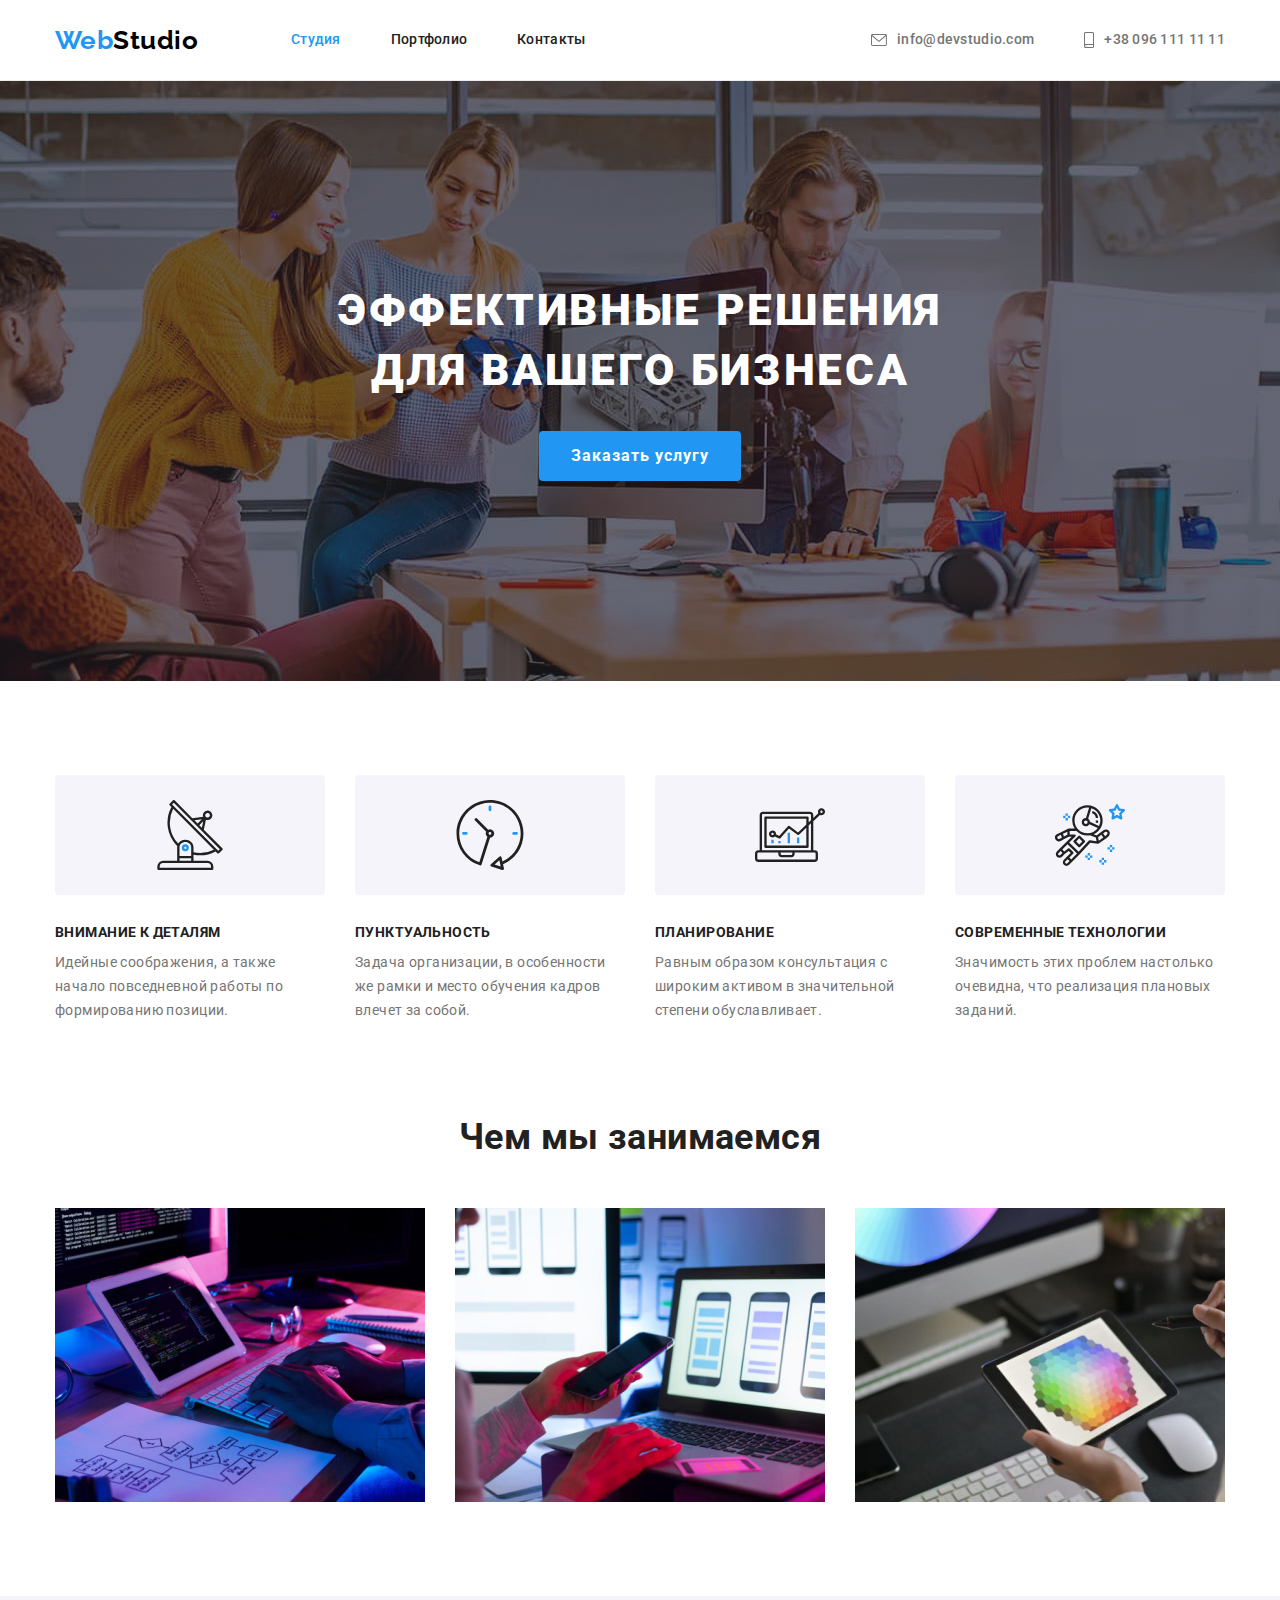
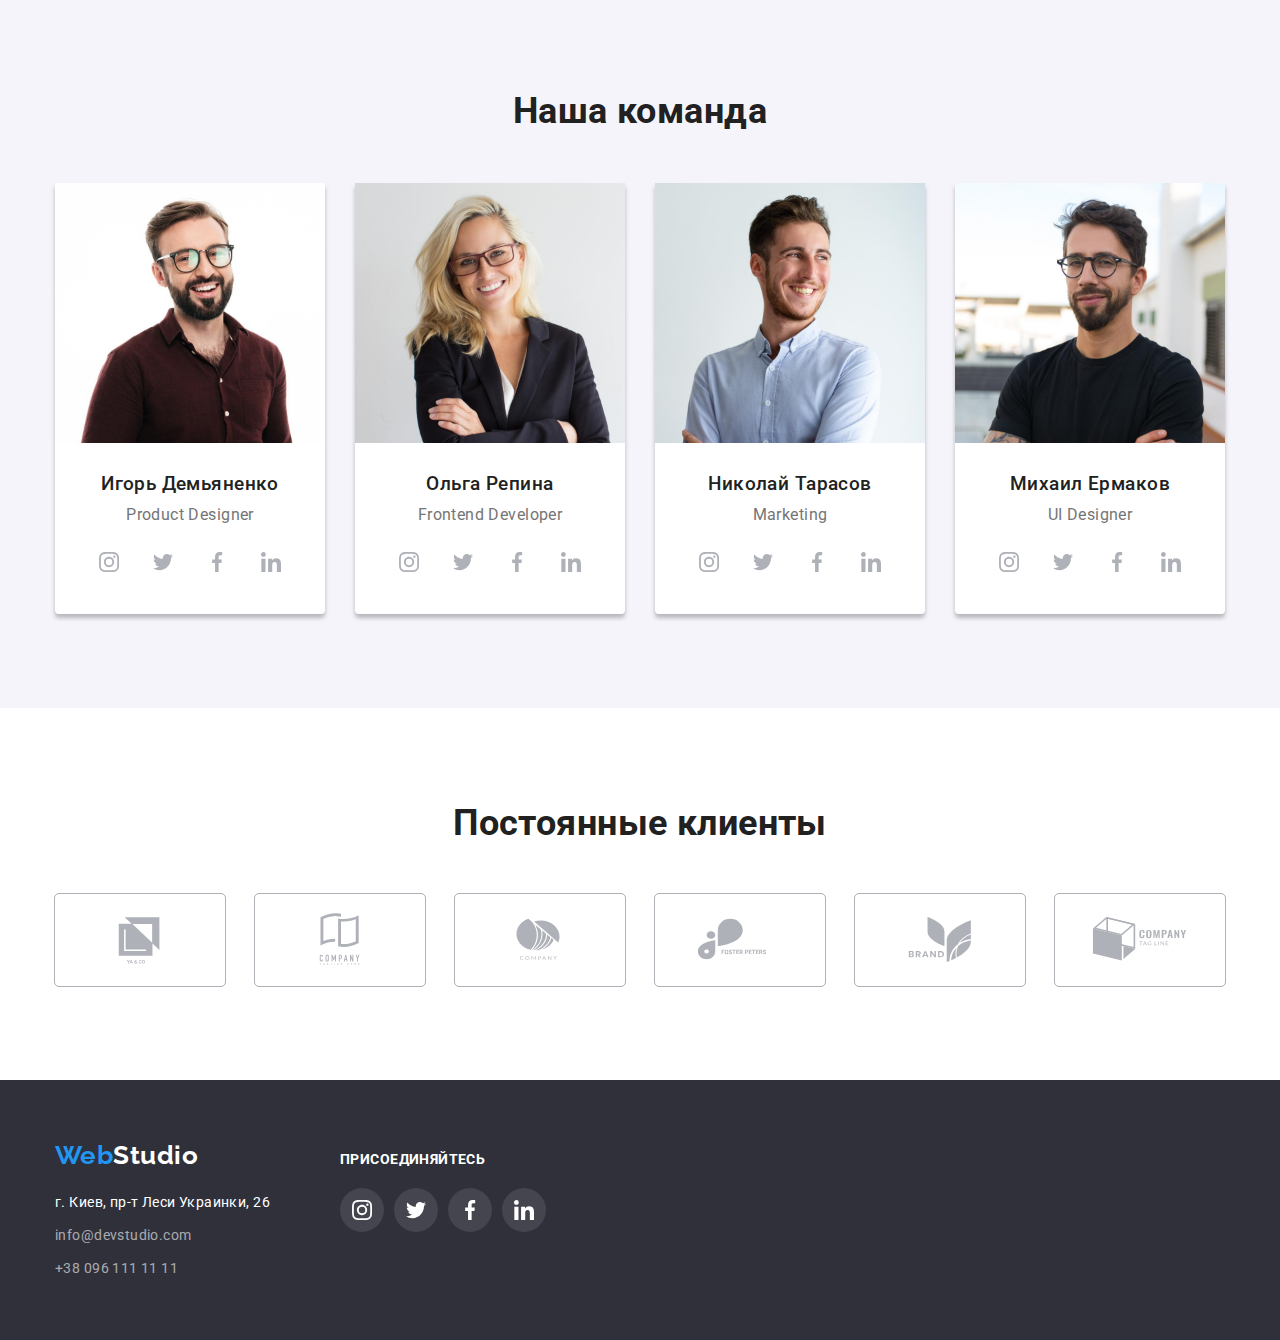
<file: index.html>
<!DOCTYPE html>
<html lang="ru">
	<head>
		<meta charset="UTF-8" />
		<meta http-equiv="X-UA-Compatible" content="IE=edge" />
		<meta name="viewport" content="width=device-width, initial-scale=1.0" />
		<link
			rel="stylesheet"
			href="https://cdnjs.cloudflare.com/ajax/libs/modern-normalize/1.1.0/modern-normalize.min.css"
		/>
		<link rel="stylesheet" href="./css/styles.css" />
		<link rel="preconnect" href="https://fonts.gstatic.com" />
		<link
			href="https://fonts.googleapis.com/css2?family=Raleway:wght@700&family=Roboto:wght@400;500;700;900&display=swap"
			rel="stylesheet"
		/>
		<title>Web studio</title>
	</head>
	<body>
		<!--Шапка страницы-->

		<header class="page-header">
			<div class="container header-cont">
				<!-- Навигация по странице -->

				<nav class="page-nav">
					<a href="/" lang="en" class="logo">
						Web
						<span class="logo-end">Studio</span>
					</a>
					<ul class="nav-list">
						<li class="nav-item"><a href="./index.html" class="link-active nav-link">Студия</a></li>
						<li class="nav-item"><a href="./portfolio.html" class="nav-link">Портфолио</a></li>
						<li class="nav-item"><a href="/" class="nav-link">Контакты</a></li>
					</ul>
				</nav>

				<!--Контакты-->

				<ul class="cont-list">
					<li class="cont-item">
						<a href="mailto:info@devstudio.com" class="cont-link">
							<svg width="16" height="12" class="svg"><use href="./images/sprite.svg#envelope"></use></svg>
							info@devstudio.com
						</a>
					</li>
					<li class="cont-item">
						<a href="tel:+380961111111" class="cont-link">
							<svg width="10" height="16" class="svg"><use href="./images/sprite.svg#smartphone"></use></svg>
							+38 096 111 11 11
						</a>
					</li>
				</ul>
			</div>
		</header>

		<!--Основная часть-->

		<main>
			<!--Герой-->

			<section class="hero">
				<div class="container">
					<h1 class="hero-title">Эффективные решения для вашего бизнеса</h1>
					<button type="button" class="btn-order">Заказать услугу</button>
				</div>
			</section>

			<!--Особенности работы-->

			<section class="features section">
				<div class="container">
					<h2 class="visually-hidden">Особенности работы</h2>
					<ul class="feature-list">
						<li class="feature-card">
							<div class="feature">
								<svg class="feature-svg">
									<use href="./images/sprite.svg#antenna"></use>
								</svg>
							</div>
							<h3 class="feature-title">Внимание к деталям</h3>
							<p class="feature-text">
								Идейные соображения, а также начало повседневной работы по формированию позиции.
							</p>
						</li>
						<li class="feature-card">
							<div class="feature">
								<svg class="feature-svg">
									<use href="./images/sprite.svg#clock"></use>
								</svg>
							</div>
							<h3 class="feature-title">Пунктуальность</h3>
							<p class="feature-text">
								Задача организации, в особенности же рамки и место обучения кадров влечет за собой.
							</p>
						</li>
						<li class="feature-card">
							<div class="feature">
								<svg class="feature-svg">
									<use href="./images/sprite.svg#diagram"></use>
								</svg>
							</div>
							<h3 class="feature-title">Планирование</h3>
							<p class="feature-text">
								Равным образом консультация с широким активом в значительной степени обуславливает.
							</p>
						</li>
						<li class="feature-card">
							<div class="feature">
								<svg class="feature-svg">
									<use href="./images/sprite.svg#astronaut"></use>
								</svg>
							</div>
							<h3 class="feature-title">Современные технологии</h3>
							<p class="feature-text">Значимость этих проблем настолько очевидна, что реализация плановых заданий.</p>
						</li>
					</ul>
				</div>
			</section>

			<!--Описание деятельности-->

			<section class="section">
				<div class="container">
					<h2 class="title">Чем мы занимаемся</h2>
					<ul class="activity-list">
						<li class="activity-item">
							<img src="./images/image1.jpg" alt="дизайн сайта на ПК" width="370" class="activity-img" />
						</li>
						<li class="activity-item">
							<img
								src="./images/image2.jpg"
								alt="дизайн сайта на мобильных устройствах"
								width="370"
								class="activity-img"
							/>
						</li>
						<li class="activity-item">
							<img src="./images/image3.jpg" alt="дизайн сайта на планшете" width="370" class="activity-img" />
						</li>
					</ul>
				</div>
			</section>

			<!--Описание сотрудников-->

			<section class="our-team section">
				<div class="container">
					<h2 class="title">Наша команда</h2>
					<ul class="team-list">
						<li class="team-card">
							<img src="./images/photo1.jpg" alt="Игорь Демьяненко" width="270" class="team-img" />
							<div class="team-text">
								<h3 class="name">Игорь Демьяненко</h3>
								<p lang="en" class="position">Product Designer</p>
							</div>
							<div class="social">
								<ul class="social-list">
									<li class="social-item">
										<a href="/" class="icon-link">
											<svg class="icon">
												<use href="./images/sprite.svg#instagram"></use>
											</svg>
										</a>
									</li>
									<li class="social-item">
										<a href="/" class="icon-link">
											<svg class="icon">
												<use href="./images/sprite.svg#twitter"></use>
											</svg>
										</a>
									</li>
									<li class="social-item">
										<a href="/" class="icon-link">
											<svg class="icon">
												<use href="./images/sprite.svg#facebook"></use>
											</svg>
										</a>
									</li>
									<li class="social-item">
										<a href="/" class="icon-link">
											<svg class="icon">
												<use href="./images/sprite.svg#linkedin"></use>
											</svg>
										</a>
									</li>
								</ul>
							</div>
						</li>
						<li class="team-card">
							<img src="./images/photo2.jpg" alt="Ольга Репина" width="270" class="team-img" />
							<div class="team-text">
								<h3 class="name">Ольга Репина</h3>
								<p lang="en" class="position">Frontend Developer</p>
							</div>
							<div class="social">
								<ul class="social-list">
									<li class="social-item">
										<a href="/" class="icon-link">
											<svg class="icon">
												<use href="./images/sprite.svg#instagram"></use>
											</svg>
										</a>
									</li>
									<li class="social-item">
										<a href="/" class="icon-link">
											<svg class="icon">
												<use href="./images/sprite.svg#twitter"></use>
											</svg>
										</a>
									</li>
									<li class="social-item">
										<a href="/" class="icon-link">
											<svg class="icon">
												<use href="./images/sprite.svg#facebook"></use>
											</svg>
										</a>
									</li>
									<li class="social-item">
										<a href="/" class="icon-link">
											<svg class="icon">
												<use href="./images/sprite.svg#linkedin"></use>
											</svg>
										</a>
									</li>
								</ul>
							</div>
						</li>
						<li class="team-card">
							<img src="./images/photo3.jpg" alt="Николай Тарасов" width="270" class="team-img" />
							<div class="team-text">
								<h3 class="name">Николай Тарасов</h3>
								<p lang="en" class="position">Marketing</p>
							</div>
							<div class="social">
								<ul class="social-list">
									<li class="social-item">
										<a href="/" class="icon-link">
											<svg class="icon">
												<use href="./images/sprite.svg#instagram"></use>
											</svg>
										</a>
									</li>
									<li class="social-item">
										<a href="/" class="icon-link">
											<svg class="icon">
												<use href="./images/sprite.svg#twitter"></use>
											</svg>
										</a>
									</li>
									<li class="social-item">
										<a href="/" class="icon-link">
											<svg class="icon">
												<use href="./images/sprite.svg#facebook"></use>
											</svg>
										</a>
									</li>
									<li class="social-item">
										<a href="/" class="icon-link">
											<svg class="icon">
												<use href="./images/sprite.svg#linkedin"></use>
											</svg>
										</a>
									</li>
								</ul>
							</div>
						</li>
						<li class="team-card">
							<img src="./images/photo4.jpg" alt="Михаил Ермаков" width="270" class="team-img" />
							<div class="team-text">
								<h3 class="name">Михаил Ермаков</h3>
								<p lang="en" class="position">UI Designer</p>
							</div>
							<div class="social">
								<ul class="social-list">
									<li class="social-item">
										<a href="/" class="icon-link">
											<svg class="icon">
												<use href="./images/sprite.svg#instagram"></use>
											</svg>
										</a>
									</li>
									<li class="social-item">
										<a href="/" class="icon-link">
											<svg class="icon">
												<use href="./images/sprite.svg#twitter"></use>
											</svg>
										</a>
									</li>
									<li class="social-item">
										<a href="/" class="icon-link">
											<svg class="icon">
												<use href="./images/sprite.svg#facebook"></use>
											</svg>
										</a>
									</li>
									<li class="social-item">
										<a href="/" class="icon-link">
											<svg class="icon">
												<use href="./images/sprite.svg#linkedin"></use>
											</svg>
										</a>
									</li>
								</ul>
							</div>
						</li>
					</ul>
				</div>
			</section>

			<!--Описание клиентов-->

			<section class="section">
				<div class="container">
					<h2 class="title">Постоянные клиенты</h2>
					<div>
						<ul class="client-list">
							<li class="client-item">
								<a href="/" class="client-link">
									<svg class="client">
										<use href="./images/sprite.svg#client1"></use>
									</svg>
								</a>
							</li>
							<li class="client-item">
								<a href="/" class="client-link">
									<svg class="client">
										<use href="./images/sprite.svg#client2"></use>
									</svg>
								</a>
							</li>
							<li class="client-item">
								<a href="/" class="client-link">
									<svg class="client">
										<use href="./images/sprite.svg#client3"></use>
									</svg>
								</a>
							</li>
							<li class="client-item">
								<a href="/" class="client-link">
									<svg class="client">
										<use href="./images/sprite.svg#client4"></use>
									</svg>
								</a>
							</li>
							<li class="client-item">
								<a href="/" class="client-link">
									<svg class="client">
										<use href="./images/sprite.svg#client5"></use>
									</svg>
								</a>
							</li>
							<li class="client-item">
								<a href="/" class="client-link">
									<svg class="client">
										<use href="./images/sprite.svg#client6"></use>
									</svg>
								</a>
							</li>
						</ul>
					</div>
				</div>
			</section>
		</main>

		<!--Подвал-->

		<footer class="page-footer">
			<div class="container foot-cont">
				<div>
					<a href="/" lang="en" class="logo-foot">
						Web
						<span class="logo-endfoot">Studio</span>
					</a>
					<address>
						<ul class="cont-foot-list">
							<li class="cont-foot-item contact-first">г. Киев, пр-т Леси Украинки, 26</li>
							<li class="cont-foot-item">
								<a href="mailto:info@devstudio.com" class="cont-foot-link">info@devstudio.com</a>
							</li>
							<li class="cont-foot-item"><a href="tel:+380961111111" class="cont-foot-link">+38 096 111 11 11</a></li>
						</ul>
					</address>
				</div>
				<div class="social-foot">
					<p class="social-text">присоединяйтесь</p>
					<div>
						<ul class="social-foot-list">
							<li class="social-foot-item">
								<a href="/" class="icon-flink">
									<svg class="icon-foot">
										<use href="./images/sprite.svg#instagram"></use>
									</svg>
								</a>
							</li>
							<li class="social-foot-item">
								<a href="/" class="icon-flink">
									<svg class="icon-foot">
										<use href="./images/sprite.svg#twitter"></use>
									</svg>
								</a>
							</li>
							<li class="social-foot-item">
								<a href="/" class="icon-flink">
									<svg class="icon-foot">
										<use href="./images/sprite.svg#facebook"></use>
									</svg>
								</a>
							</li>
							<li class="social-foot-item">
								<a href="/" class="icon-flink">
									<svg class="icon-foot">
										<use href="./images/sprite.svg#linkedin"></use>
									</svg>
								</a>
							</li>
						</ul>
					</div>
				</div>
			</div>
		</footer>
	</body>
</html>
</file>
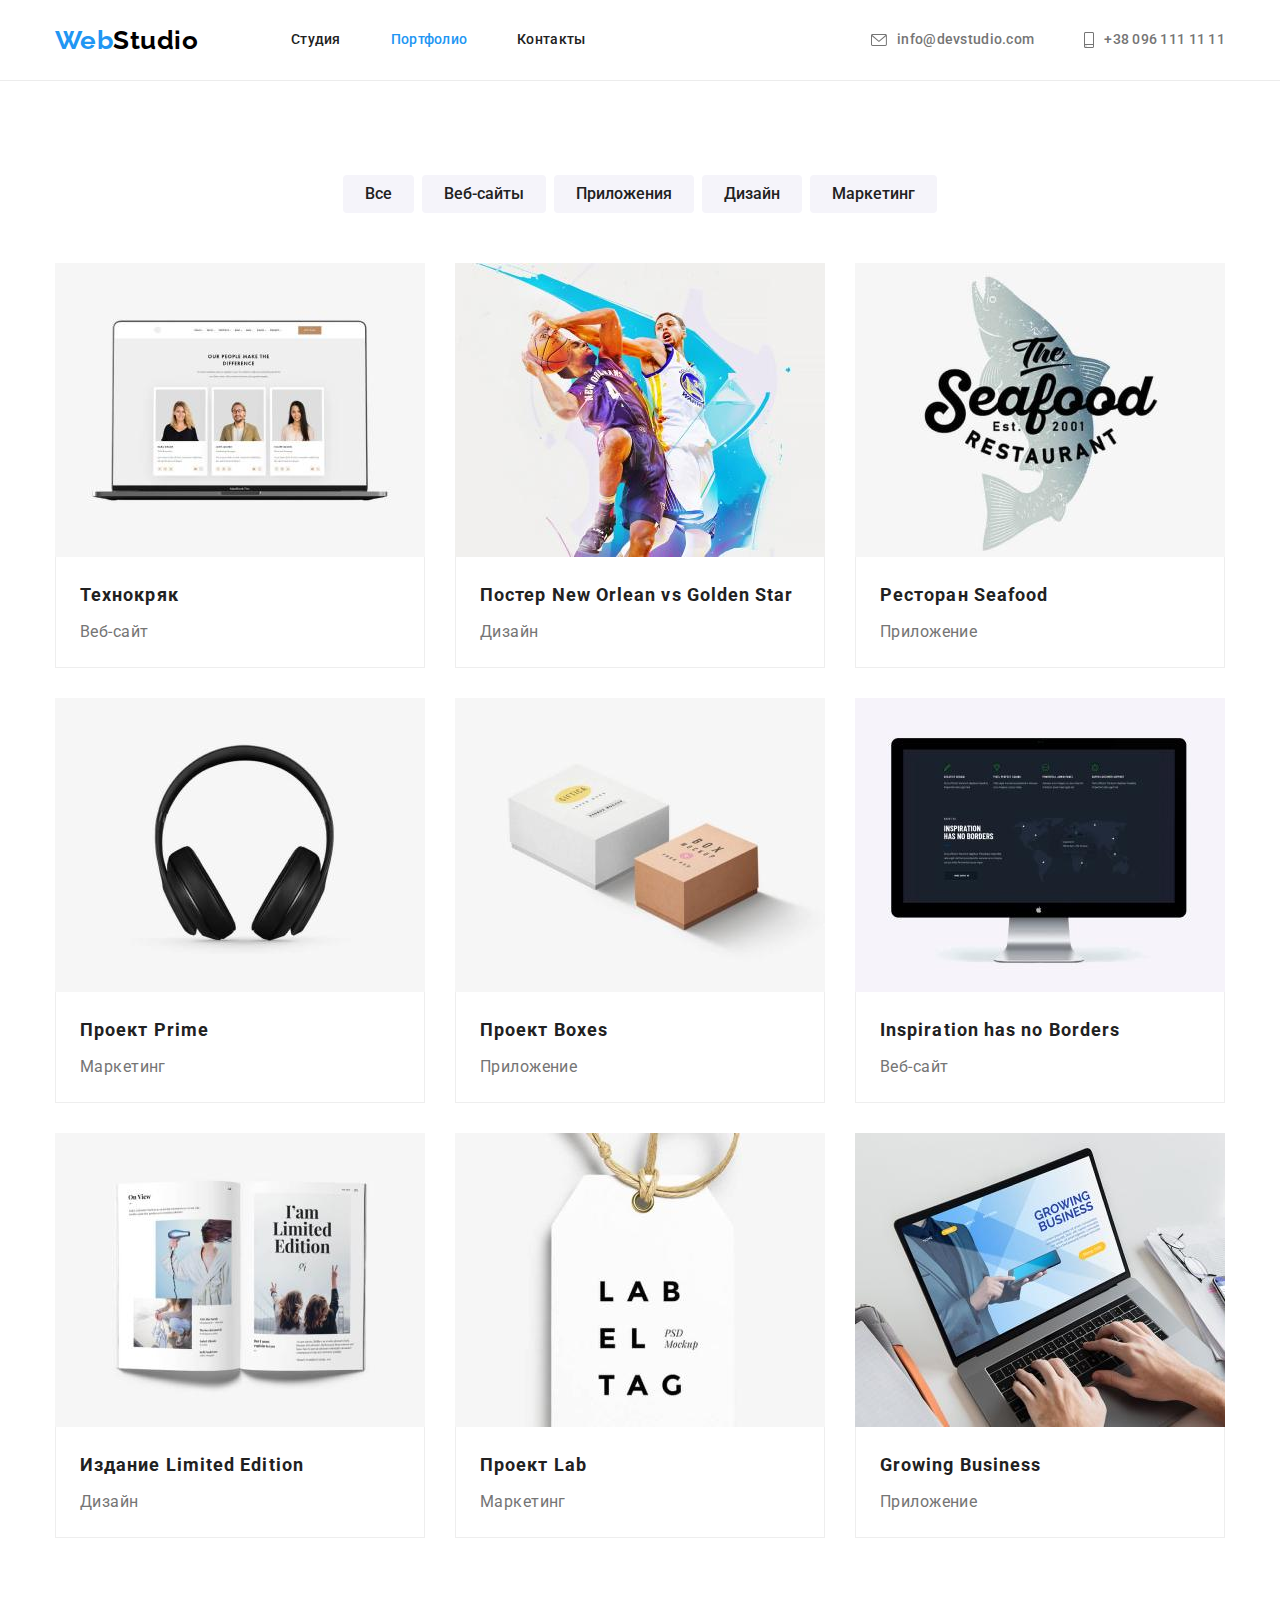
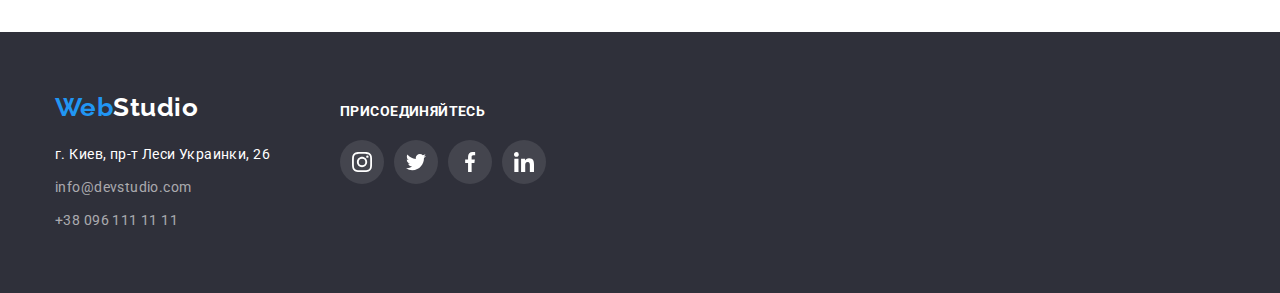
<file: portfolio.html>
<!DOCTYPE html>
<html lang="ru">
	<head>
		<meta charset="UTF-8" />
		<meta http-equiv="X-UA-Compatible" content="IE=edge" />
		<meta name="viewport" content="width=device-width, initial-scale=1.0" />
		<link
			rel="stylesheet"
			href="https://cdnjs.cloudflare.com/ajax/libs/modern-normalize/1.1.0/modern-normalize.min.css"
		/>
		<link rel="stylesheet" href="./css/styles.css" />
		<link rel="preconnect" href="https://fonts.gstatic.com" />
		<link
			href="https://fonts.googleapis.com/css2?family=Raleway:wght@700&family=Roboto:wght@400;500;700;900&display=swap"
			rel="stylesheet"
		/>
		<title>Web studio</title>
	</head>
	<body>
		<!--Шапка страницы-->

		<header class="page-header">
			<div class="container header-cont">
				<!-- Навигация по странице -->

				<nav class="page-nav">
					<a href="/" lang="en" class="logo">
						Web
						<span class="logo-end">Studio</span>
					</a>
					<ul class="nav-list">
						<li class="nav-item"><a href="./index.html" class="nav-link">Студия</a></li>
						<li class="nav-item"><a href="./portfolio.html" class="link-active nav-link">Портфолио</a></li>
						<li class="nav-item"><a href="/" class="nav-link">Контакты</a></li>
					</ul>
				</nav>

				<!--Контакты-->

				<ul class="cont-list">
					<li class="cont-item">
						<a href="mailto:info@devstudio.com" class="cont-link">
							<svg width="16" height="12" class="svg"><use href="./images/sprite.svg#envelope"></use></svg>
							info@devstudio.com
						</a>
					</li>
					<li class="cont-item">
						<a href="tel:+380961111111" class="cont-link">
							<svg width="10" height="16" class="svg"><use href="./images/sprite.svg#smartphone"></use></svg>
							+38 096 111 11 11
						</a>
					</li>
				</ul>
			</div>
		</header>

		<!--Основная часть-->

		<main>
			<section class="section">
				<div class="container">
					<h1 class="visually-hidden">Портфолио</h1>
					<ul class="filter">
						<li class="item"><button type="button" class="btn">Все</button></li>
						<li class="item"><button type="button" class="btn">Веб-сайты</button></li>
						<li class="item"><button type="button" class="btn">Приложения</button></li>
						<li class="item"><button type="button" class="btn">Дизайн</button></li>
						<li class="item"><button type="button" class="btn">Маркетинг</button></li>
					</ul>
					<ul class="project-list">
						<li class="project-card">
							<a href="/" class="project-link">
								<img src="./images/portfolio1.jpg" alt="Ноутбук со страницей сайта" width="370" class="project-img" />
								<div class="project-text">
									<h2 class="project-title">Технокряк</h2>
									<p class="project-desc">Веб-сайт</p>
								</div>
							</a>
						</li>
						<li class="project-card">
							<a href="/" class="project-link">
								<img src="./images/portfolio2.jpg" alt="Постер команд" width="370" class="project-img" />
								<div class="project-text">
									<h2 class="project-title">
										Постер
										<span lang="en">New Orlean vs Golden Star</span>
									</h2>
									<p class="project-desc">Дизайн</p>
								</div>
							</a>
						</li>
						<li class="project-card">
							<a href="/" class="project-link">
								<img src="./images/portfolio3.jpg" alt="Лого ресторана" width="370" class="project-img" />
								<div class="project-text">
									<h2 class="project-title">
										Ресторан
										<span lang="en">Seafood</span>
									</h2>
									<p class="project-desc">Приложение</p>
								</div>
							</a>
						</li>
						<li class="project-card">
							<a href="/" class="project-link">
								<img src="./images/portfolio4.jpg" alt="Наушники" width="370" class="project-img" />
								<div class="project-text">
									<h2 class="project-title">
										Проект
										<span lang="en">Prime</span>
									</h2>
									<p class="project-desc">Маркетинг</p>
								</div>
							</a>
						</li>
						<li class="project-card">
							<a href="/" class="project-link">
								<img src="./images/portfolio5.jpg" alt="Две коробки" width="370" class="project-img" />
								<div class="project-text">
									<h2 class="project-title">
										Проект
										<span lang="en">Boxes</span>
									</h2>
									<p class="project-desc">Приложение</p>
								</div>
							</a>
						</li>
						<li class="project-card">
							<a href="/" class="project-link">
								<img src="./images/portfolio6.jpg" alt="Монитор со страницей сайта" width="370" class="project-img" />
								<div class="project-text">
									<h2 class="project-title" lang="en">Inspiration has no Borders</h2>
									<p class="project-desc">Веб-сайт</p>
								</div>
							</a>
						</li>
						<li class="project-card">
							<a href="/" class="project-link">
								<img src="./images/portfolio7.jpg" alt="Разворот книги" width="370" class="project-img" />
								<div class="project-text">
									<h2 class="project-title">
										Издание
										<span lang="en">Limited Edition</span>
									</h2>
									<p class="project-desc">Дизайн</p>
								</div>
							</a>
						</li>
						<li class="project-card">
							<a href="/" class="project-link">
								<img src="./images/portfolio8.jpg" alt="Бирка" width="370" class="project-img" />
								<div class="project-text">
									<h2 class="project-title">
										Проект
										<span lang="en">Lab</span>
									</h2>
									<p class="project-desc">Маркетинг</p>
								</div>
							</a>
						</li>
						<li class="project-card">
							<a href="/" class="project-link">
								<img src="./images/portfolio9.jpg" alt="Ноутбук с приложением" width="370" class="project-img" />
								<div class="project-text">
									<h2 class="project-title" lang="en">Growing Business</h2>
									<p class="project-desc">Приложение</p>
								</div>
							</a>
						</li>
					</ul>
				</div>
			</section>
		</main>

		<!--Подвал-->

		<footer class="page-footer">
			<div class="container foot-cont">
				<div>
					<a href="/" lang="en" class="logo-foot">
						Web
						<span class="logo-endfoot">Studio</span>
					</a>
					<address>
						<ul class="cont-foot-list">
							<li class="cont-foot-item contact-first">г. Киев, пр-т Леси Украинки, 26</li>
							<li class="cont-foot-item">
								<a href="mailto:info@devstudio.com" class="cont-foot-link">info@devstudio.com</a>
							</li>
							<li class="cont-foot-item"><a href="tel:+380961111111" class="cont-foot-link">+38 096 111 11 11</a></li>
						</ul>
					</address>
				</div>
				<div class="social-foot">
					<p class="social-text">присоединяйтесь</p>
					<div>
						<ul class="social-foot-list">
							<li class="social-foot-item">
								<a href="/" class="icon-flink">
									<svg class="icon-foot">
										<use href="./images/sprite.svg#instagram"></use>
									</svg>
								</a>
							</li>
							<li class="social-foot-item">
								<a href="/" class="icon-flink">
									<svg class="icon-foot">
										<use href="./images/sprite.svg#twitter"></use>
									</svg>
								</a>
							</li>
							<li class="social-foot-item">
								<a href="/" class="icon-flink">
									<svg class="icon-foot">
										<use href="./images/sprite.svg#facebook"></use>
									</svg>
								</a>
							</li>
							<li class="social-foot-item">
								<a href="/" class="icon-flink">
									<svg class="icon-foot">
										<use href="./images/sprite.svg#linkedin"></use>
									</svg>
								</a>
							</li>
						</ul>
					</div>
				</div>
			</div>
		</footer>
	</body>
</html>
</file>
<file: css/styles.css>
:root {
    --primary-text-color: #757575;
    --secondary-text-color: #212121;
    --primary-color: #FFFFFF;
    --secondary-color: #2196F3;
    --primary-bgc: #2F303A;
    --secondary-bgc: #F5F4FA;
    --sprite-color: #AFB1B8;
    --sprite-bgc: rgba(255, 255, 255, 0.1);
}

body {
        font-family: 'Roboto', sans-serif;
        font-size: 14px;
        line-height: 1.7;
        letter-spacing: 0.03em;
        color: var(--primary-text-color);
        background-color: var(--primary-color);
}

ul {
    list-style: none;
    padding: 0;
    margin: 0;
}

a {
    text-decoration: none;
}

h1, h2, h3, p {
        margin: 0;
}

.container {
        width: 1200px;
        margin: 0 auto;
        padding: 0 15px;
}

/* Стили шапки */

.logo {
        margin-right: 93px;

        color: var(--secondary-color);

        font-family: 'Raleway';
        font-weight: 700;
        font-size: 26px;
        line-height: 1.19;
        word-spacing: -0.24em;
}

.logo-end {
        color: #000000;
}

.page-nav {
        display: flex;
        align-items: center;
}

.nav-list {
        display: flex;
}

.nav-link {
        display: block;
        padding: 32px 0;

        color: var(--secondary-text-color);

        font-weight: 500;
        line-height: 1.14;
        letter-spacing: 0.02em;
}

.nav-link:hover,
.nav-link:focus,
.nav-link.link-active {
        color: var(--secondary-color);
}

.nav-list .nav-item + .nav-item {
        margin-left: 50px;
}

.cont-list {
        display: flex;
        margin-left: auto;
}

.svg {
        margin-right: 10px;
        fill: var(--primary-text-color);
}

.cont-link {
        display: flex;
        padding: 32px 0;
        align-items: center;

        color: var(--primary-text-color);

        font-weight: 500;
        line-height: 1.14;
        letter-spacing: 0.02em;
}

.cont-link:hover,
.cont-link:focus {
        color: var(--secondary-color);
}
.cont-link:hover .svg,
.cont-link:focus .svg {
        fill: currentColor;
}

.cont-list .cont-item + .cont-item {
        margin-left: 50px;
}

.header-cont {
        display: flex;
}

.page-header {
        border-bottom: 1px solid #ECECEC;
}

/* Стили героя */

.hero {
        padding: 200px 0;
        text-align: center;
        max-width: 1600px;
        height: 600px;
        margin: 0 auto;
        background-image: linear-gradient(to right, rgba(47, 48, 58, 0.4), rgba(47, 48, 58, 0.4)), url('../images/hero-img.jpg');
        background-repeat: no-repeat;
        background-position: center;
        background-size: cover;
}

.hero-title {
        margin: 0 auto 30px auto;
        max-width: 696px;

        color: var(--primary-color);

        font-weight: 900;
        font-size: 44px;
        line-height: 1.36;
        letter-spacing: 0.06em;
        text-transform: uppercase;
}

.btn-order {
        padding: 10px 32px;

        color: var(--primary-color);
        background-color: var(--secondary-color);
        border: none;
        border-radius: 4px;
        
        font-family: inherit;
        font-weight: 700;
        font-size: 16px;
        line-height: 1.88;
        text-align: center;
        letter-spacing: 0.06em;
        cursor: pointer;
}

.btn-order:hover, .btn-order:focus {
        background-color: #188CE8;
}

/* Стили особенностей работы */

.section {
        padding: 94px 0;
}

.visually-hidden {
        position: absolute;
        width: 1px;
        height: 1px;
        margin: -1px;
        border: 0;
        padding: 0;
        white-space: nowrap;
        clip-path: inset(100%);
        clip: rect(0 0 0 0);
        overflow: hidden;
}

.feature-list {
        display: flex;
}

.feature-list .feature-card + .feature-card {
        margin-left: 30px;
}

.feature {
        display: flex;
        align-items: center;
        justify-content: center;

        width: 270px;
        height: 120px;
        background-color: var(--secondary-bgc);
        border-radius: 4px;
}

.feature-svg {
        width: 70px;
        height: 70px;
}

.feature-card {
        text-align: left;
}

.feature-title {
        margin: 30px 0 10px 0;

        color: var(--secondary-text-color);

        font-weight: 700;
        font-size: 14px;
        line-height: 1.14;
        text-transform: uppercase;
}

.feature-text {
        width: 270px;
}

.title {
        margin-bottom: 50px;

        color: var(--secondary-text-color);

        font-weight: 700;
        font-size: 36px;
        line-height: 1.17;
        text-align: center;
}

.features {
        padding-bottom: 0;
}

/* Стили деятельности */

.activity-list {
        display: flex;
}

.activity-list .activity-item + .activity-item {
        margin-left: 30px;
}

.activity-img {
        display: block;
}

/* Стили команды */

.our-team {
        background-color: var(--secondary-bgc);
}

.team-list {
        display: flex;
}

.team-list .team-card + .team-card {
        margin-left: 30px;
}

.team-card {
        border-radius: 0px 0px 4px 4px;
        background-color: var(--primary-color);
        box-shadow: 0 4px 4px rgba(0, 0, 0, 0.25);
}

.team-img {
        display: block;
}

.team-text {
        padding-top: 30px;
        font-size: 16px;
        line-height: 1.19;
        text-align: center;
}

.name {
        margin-bottom: 10px;

        color: var(--secondary-text-color);

        font-weight: 500;
}

.social {
        padding: 16px 0 30px 0;
}

.social-list {
        display: flex;
        justify-content: center;
}

.social-list .social-item + .social-item {
        margin-left: 10px;
}

.social-item {
        width: 44px;
        height: 44px;
}

.icon-link {
        display: flex;
        align-items: center;
        justify-content: center;
        width: 100%;
        height: 100%;
        border-radius: 50%;
}

.icon {
        width: 20px;
        height: 20px;
        fill: var(--sprite-color);
}

.icon-link:hover,
.icon-link:focus {
        background-color: var(--secondary-color);
}

.icon-link:hover .icon,
.icon-link:focus .icon {
        fill: var(--primary-color);
}

/* Стили клиентов */

.client-list {
        display: flex;
}

.client-list .client-item + .client-item {
        margin-left: 30px;
}

.client-item {
        width: 170px;
        height: 92px;
}

.client-link {
        display: flex;
        align-items: center;
        justify-content: center;
        width: 100%;
        height: 100%;
        outline: 1px solid var(--sprite-color);
        border-radius: 4px;
}

.client {
        width: 106px;
        height: 60px;
        fill: var(--sprite-color);
}

.client-link:hover,
.client-link:focus {
        outline: 1px solid var(--secondary-color);
}

.client-link:hover .client,
.client-link:focus .client {
        fill: var(--secondary-color);
}

/* Стили подвала */

.page-footer {
        padding: 60px 0;
        background-color: var(--primary-bgc);
}

.foot-cont {
        display: flex;
        align-items: baseline;
}

.logo-foot {
        display: block;
        margin-bottom: 20px;

        color: var(--secondary-color);

        font-family: 'Raleway';
        font-weight: 700;
        font-size: 26px;
        line-height: 1.19;
        word-spacing: -0.24em;
}

.logo-endfoot {
        color: var(--primary-color);
}

.cont-foot-list {
        font-style: normal;
}

.contact-first {
        color: var(--primary-color);
}

.cont-foot-list .cont-foot-item + .cont-foot-item {
        margin-top: 9px;
}

.cont-foot-link {
        color: rgba(255, 255, 255, 0.6);
}

.cont-foot-link:hover,
.cont-foot-link:focus {
        color: var(--secondary-color);
}

.social-foot {
        margin-left: 70px;
}

.social-text {
        margin-bottom: 20px;
        color: var(--primary-color);

        font-weight: 700;
        line-height: 1.14;
        text-transform: uppercase;
}

.social-foot-list {
        display: flex;
}

.social-foot-list .social-foot-item + .social-foot-item {
        margin-left: 10px;
}

.social-foot-item {
        width: 44px;
        height: 44px;
}

.icon-flink {
        display: flex;
        align-items: center;
        justify-content: center;
        width: 100%;
        height: 100%;
        border-radius: 50%;
        background-color: var(--sprite-bgc);
}

.icon-foot {
        width: 20px;
        height: 20px;
        fill: var(--primary-color);
}

.icon-flink:hover,
.icon-flink:focus {
        background-color: var(--secondary-color);
}
/* Стили портфолио */


/* Стили фильтров */

.filter {
        display: flex;
        justify-content: center;
        margin-bottom: 50px;
}

.filter .item + .item {
        margin-left: 8px;
}

.btn {
        padding: 6px 22px;
        color: var(--secondary-text-color);
        background-color: var(--secondary-bgc);
        border: none;
        border-radius: 4px;
        
        font-family: inherit;
        font-weight: 500;
        font-size: 16px;
        line-height: 1.63;
        text-align: center;
        cursor: pointer;
}

.btn:active,
.btn:hover,
.btn:focus {
        color: var(--primary-color);
        background-color: var(--secondary-color);
        box-shadow: 0px 3px 1px rgba(0, 0, 0, 0.1), 0px 1px 2px rgba(0, 0, 0, 0.08), 0px 2px 2px rgba(0, 0, 0, 0.12);
}

/* Стили проектов */

.project-list {
        display: flex;
        flex-wrap: wrap;

        background-color: var(--primary-color);

        text-align: left;
}

.project-list .project-card {
        margin: 0 30px 30px 0;
}

.project-card:nth-of-type(3n) {
        margin-right: 0;
}

.project-card:nth-last-of-type(-n+3) {
        margin-bottom: 0;
}

.project-img {
        display: block;
}

.project-text {
        padding: 20px 24px;
        border-bottom: 1px solid #EEEEEE;
        border-left: 1px solid #EEEEEE;
        border-right: 1px solid #EEEEEE;
}

.project-title {
        margin-bottom: 4px;

        color: var(--secondary-text-color);

        font-weight: 700;
        font-size: 18px;
        line-height: 2.0;
        letter-spacing: 0.06em;
}

.project-desc {
        color: var(--primary-text-color);
        
        font-size: 16px;
        line-height: 1.88;
}

.project-link {
        display: block;
}

.project-link:hover,
.project-link:focus {
        box-shadow: 0px 1px 1px rgba(0, 0, 0, 0.12), 0px 4px 4px rgba(0, 0, 0, 0.06), 1px 4px 6px rgba(0, 0, 0, 0.16);
}
</file>
